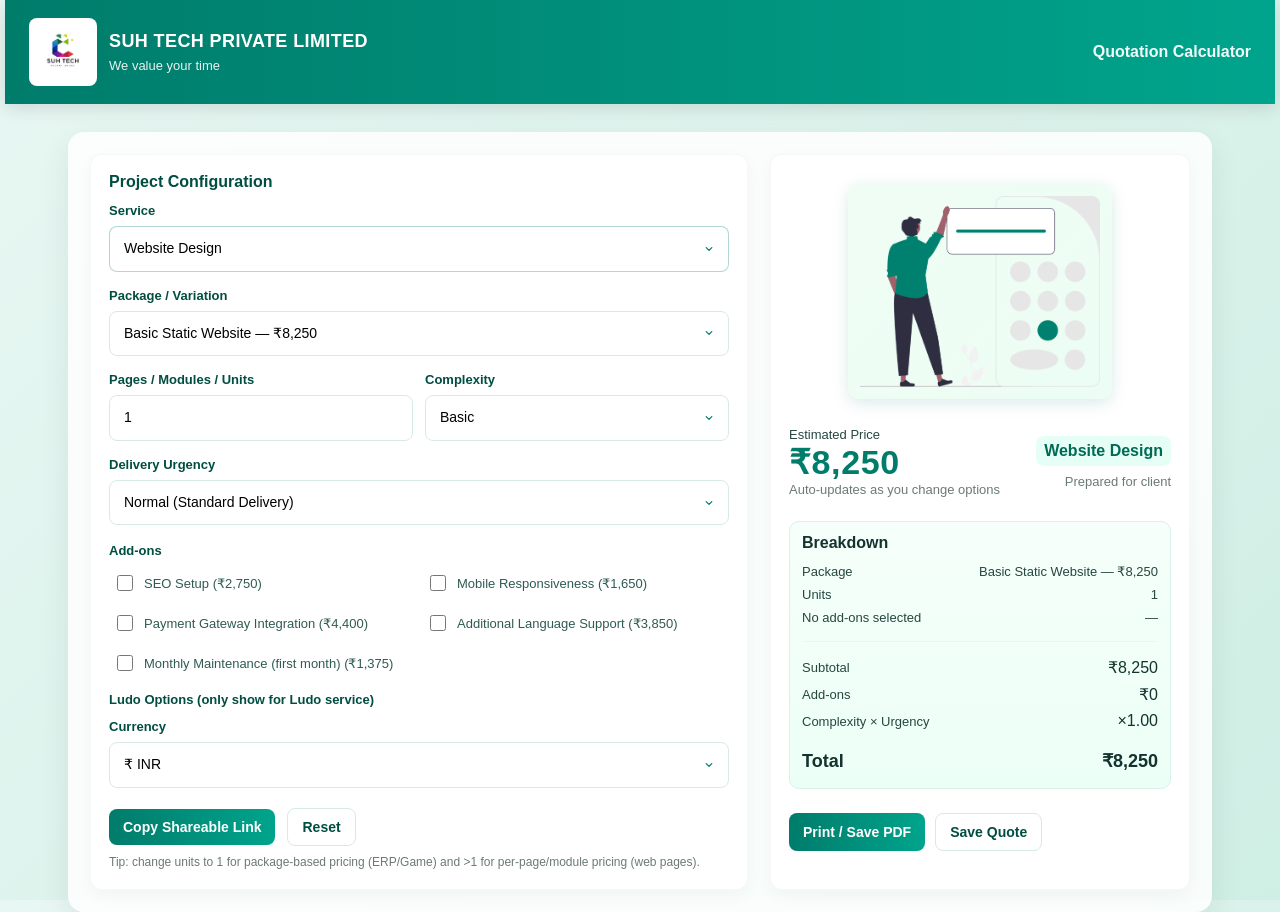
<file: index.html>
<!DOCTYPE html>
<html lang="en">
<head>
<meta charset="utf-8" />
<meta name="viewport" content="width=device-width, initial-scale=1" />
<title>SUH TECH — Quotation Calculator</title>
<link rel="stylesheet" href="style.css">

</head>
<body>
    <header class="header">
        <div class="brand">
            <img src="logo_Suh.jpg" alt="SUH TECH Logo" />
            <div>
                <h1>SUH TECH PRIVATE LIMITED</h1>
                <p style="opacity:0.9;margin-top:6px;font-size:13px">We value your time</p>
            </div>
        </div>
        <div style="margin-left:auto;color:rgba(255,255,255,0.95);font-weight:600">Quotation Calculator</div>
    </header>

    <main class="container" role="main">
        <section class="panel left">
            <div class="section-title"><h2>Project Configuration</h2></div>

            <!-- REMOVED DISCOUNT BANNER -->
            <!-- <div class="discount-banner">
                🎉 Special Discount: ₹50,000+ → 8% OFF | ₹1,00,000+ → 12% OFF | ₹2,00,000+ → 15% OFF
            </div> -->

            <label for="service">Service</label>
            <select id="service" onchange="onServiceChange()"></select>

            <label for="variation">Package / Variation</label>
            <select id="variation" onchange="recalculate()"></select>

            <div class="two">
                <div>
                    <label for="units">Pages / Modules / Units</label>
                    <input id="units" type="number" min="0" value="1" oninput="recalculate()" />
                </div>
                <div>
                    <label for="complexity">Complexity</label>
                    <select id="complexity" onchange="recalculate()">
                        <option value="1">Basic</option>
                        <option value="1.25">Standard (+25%)</option>
                        <option value="1.5">Complex (+50%)</option>
                        <option value="2">Enterprise (+100%)</option>
                    </select>
                </div>
            </div>

            <label for="urgency">Delivery Urgency</label>
            <select id="urgency" onchange="recalculate()">
                <option value="1">Normal (Standard Delivery)</option>
                <option value="1.15">Fast (+15%)</option>
                <option value="1.35">Express (+35%)</option>
            </select>

            <label style="margin-top:12px">Add-ons</label>
            <div id="addons" class="addons-list"></div>

            <label style="margin-top:12px">Ludo Options (only show for Ludo service)</label>
            <select id="ludoVariant" onchange="recalculate()" style="display:none">
                <option value="0">— select —</option>
            </select>

            <label style="margin-top:12px">Currency</label>
            <select id="currency" onchange="recalculate()">
                <option value="INR">₹ INR</option>
                <option value="USD">$ USD</option>
            </select>

            <div style="margin-top:14px" class="row">
                <button class="btn" onclick="copyShareLink()">Copy Shareable Link</button>
                <button class="btn secondary" onclick="resetAll()">Reset</button>
            </div>

            <div class="footer-note">Tip: change units to 1 for package-based pricing (ERP/Game) and >1 for per-page/module pricing (web pages).</div>
        </section>

        <aside class="panel right">
            <div class="result-card">
                <img class="img" src="calculator PNG.png" alt="Calculator image" width="100px">
                <div class="spaced">
                    <div>
                        <div class="small">Estimated Price</div>
                        <div id="price" class="big-price">₹0</div>
                        <div class="muted" id="price-note">Auto-updates as you change options</div>
                    </div>
                    <div style="text-align:right">
                        <div class="badge" id="service-badge">Website</div>
                        <div style="height:8px"></div>
                        <div class="muted">Prepared for client</div>
                    </div>
                </div>

                <div class="breakdown" style="margin-top:12px">
                    <div style="font-weight:700;margin-bottom:8px">Breakdown</div>
                    <div id="break-list"></div>
                    <hr style="border:none;border-top:1px solid #e6f8f1;margin:12px 0" />
                    <div class="summary-line"><div class="small">Subtotal</div><div id="sub-total">₹0</div></div>
                    <div class="summary-line"><div class="small">Add-ons</div><div id="addons-total">₹0</div></div>
                    <div class="summary-line"><div class="small">Complexity × Urgency</div><div id="mult-total">×1.00</div></div>

                    <!-- REMOVED DISCOUNT SECTION -->
                    <!-- <div id="discount-section" class="summary-line">
                        <div class="small">Discount Applied</div>
                        <div id="discount-amount">₹0</div>
                    </div> -->

                    <div style="height:12px"></div>
                    <div class="summary-line" style="font-size:18px;font-weight:800"><div>Total</div><div id="grand-total">₹0</div></div>
                </div>

                <div style="display:flex;gap:10px;margin-top:12px">
                    <button class="btn" onclick="downloadPDF()">Print / Save PDF</button>
                    <button class="btn secondary" onclick="saveQuote()">Save Quote</button>
                </div>
                <div class="notes" id="saved-note" style="display:none;margin-top:10px">Quote saved to localStorage.</div>
            </div>
        </aside>
    </main>

<script src="script.js"></script>
</body>
</html>
</file>
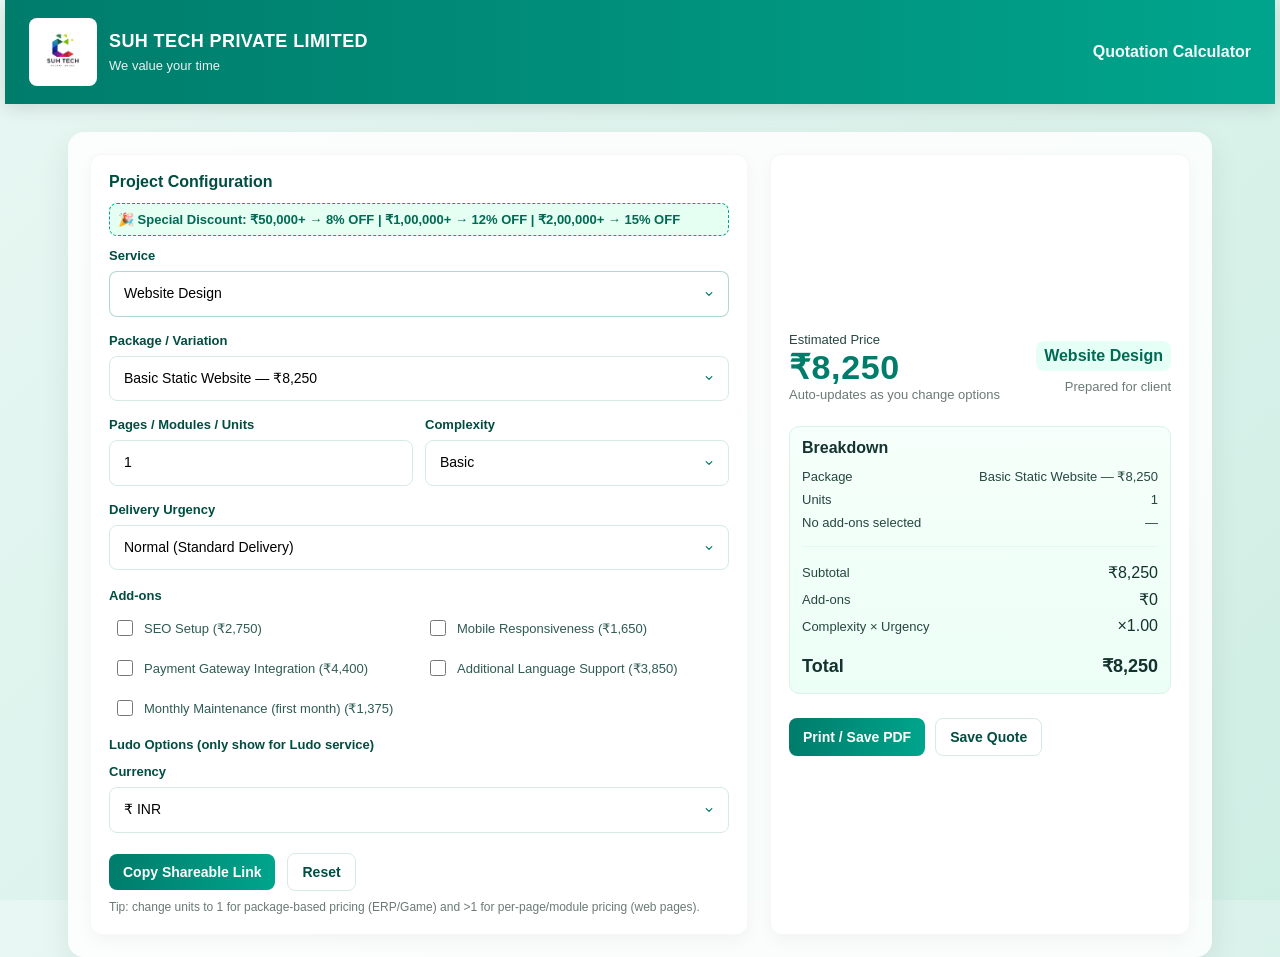
<file: quotation.html>
<!DOCTYPE html>
<html lang="en">
<head>
<meta charset="utf-8" />
<meta name="viewport" content="width=device-width, initial-scale=1" />
<title>SUH TECH — Quotation Calculator</title>
<link rel="stylesheet" href="style.css">
<style>
    .discount-banner {
        background: #e6fff3;
        border: 1px dashed #00a48c;
        padding: 8px;
        margin-top: 10px;
        margin-bottom: 12px;
        border-radius: 8px;
        font-size: 13px;
        font-weight: 600;
        color: #006a54;
    }
    #discount-section {
        display: none;
        color: green;
        font-weight: 700;
    }
</style>
</head>
<body>
    <header class="header">
        <div class="brand">
            <img src="logo_Suh.jpg" alt="SUH TECH Logo" />
            <div>
                <h1>SUH TECH PRIVATE LIMITED</h1>
                <p style="opacity:0.9;margin-top:6px;font-size:13px">We value your time</p>
            </div>
        </div>
        <div style="margin-left:auto;color:rgba(255,255,255,0.95);font-weight:600">Quotation Calculator</div>
    </header>

    <main class="container" role="main">
        <section class="panel left">
            <div class="section-title"><h2>Project Configuration</h2></div>

            <!-- Discount banner -->
            <div class="discount-banner">
                🎉 Special Discount: ₹50,000+ → 8% OFF | ₹1,00,000+ → 12% OFF | ₹2,00,000+ → 15% OFF
            </div>

            <label for="service">Service</label>
            <select id="service" onchange="onServiceChange()"></select>

            <label for="variation">Package / Variation</label>
            <select id="variation" onchange="recalculate()"></select>

            <div class="two">
                <div>
                    <label for="units">Pages / Modules / Units</label>
                    <input id="units" type="number" min="0" value="1" oninput="recalculate()" />
                </div>
                <div>
                    <label for="complexity">Complexity</label>
                    <select id="complexity" onchange="recalculate()">
                        <option value="1">Basic</option>
                        <option value="1.25">Standard (+25%)</option>
                        <option value="1.5">Complex (+50%)</option>
                        <option value="2">Enterprise (+100%)</option>
                    </select>
                </div>
            </div>

            <label for="urgency">Delivery Urgency</label>
            <select id="urgency" onchange="recalculate()">
                <option value="1">Normal (Standard Delivery)</option>
                <option value="1.15">Fast (+15%)</option>
                <option value="1.35">Express (+35%)</option>
            </select>

            <label style="margin-top:12px">Add-ons</label>
            <div id="addons" class="addons-list"></div>

            <label style="margin-top:12px">Ludo Options (only show for Ludo service)</label>
            <select id="ludoVariant" onchange="recalculate()" style="display:none">
                <option value="0">— select —</option>
            </select>

            <label style="margin-top:12px">Currency</label>
            <select id="currency" onchange="recalculate()">
                <option value="INR">₹ INR</option>
                <option value="USD">$ USD</option>
            </select>

            <div style="margin-top:14px" class="row">
                <button class="btn" onclick="copyShareLink()">Copy Shareable Link</button>
                <button class="btn secondary" onclick="resetAll()">Reset</button>
            </div>

            <div class="footer-note">Tip: change units to 1 for package-based pricing (ERP/Game) and >1 for per-page/module pricing (web pages).</div>
        </section>

        <aside class="panel right">
            <div class="result-card">
                <div class="spaced">
                    <div>
                        <div class="small">Estimated Price</div>
                        <div id="price" class="big-price">₹0</div>
                        <div class="muted" id="price-note">Auto-updates as you change options</div>
                    </div>
                    <div style="text-align:right">
                        <div class="badge" id="service-badge">Website</div>
                        <div style="height:8px"></div>
                        <div class="muted">Prepared for client</div>
                    </div>
                </div>

                <div class="breakdown" style="margin-top:12px">
                    <div style="font-weight:700;margin-bottom:8px">Breakdown</div>
                    <div id="break-list"></div>
                    <hr style="border:none;border-top:1px solid #e6f8f1;margin:12px 0" />
                    <div class="summary-line"><div class="small">Subtotal</div><div id="sub-total">₹0</div></div>
                    <div class="summary-line"><div class="small">Add-ons</div><div id="addons-total">₹0</div></div>
                    <div class="summary-line"><div class="small">Complexity × Urgency</div><div id="mult-total">×1.00</div></div>

                    <!-- Discount display section -->
                    <div id="discount-section" class="summary-line">
                        <div class="small">Discount Applied</div>
                        <div id="discount-amount">₹0</div>
                    </div>

                    <div style="height:12px"></div>
                    <div class="summary-line" style="font-size:18px;font-weight:800"><div>Total</div><div id="grand-total">₹0</div></div>
                </div>

                <div style="display:flex;gap:10px;margin-top:12px">
                    <button class="btn" onclick="downloadPDF()">Print / Save PDF</button>
                    <button class="btn secondary" onclick="saveQuote()">Save Quote</button>
                </div>
                <div class="notes" id="saved-note" style="display:none;margin-top:10px">Quote saved to localStorage.</div>
            </div>
        </aside>
    </main>

<script src="script.js"></script>
</body>
</html>
</file>
<file: style.css>
:root {
    --green-1:#007c6b;
    --green-2:#00a48c;
    --bg-1:linear-gradient(135deg,#e8f7f3,#cfeee4);
    --card:#ffffff;
    --muted:#6b7a75;
    --glass: rgba(255,255,255,0.85);
    --radius:12px;
    --shadow: 0 10px 30px rgba(11,40,34,0.08);
    --accent:#004d41;
    font-family: "Segoe UI", Roboto, Arial, sans-serif;
}

html,body {
    height:100%;
    margin:0;
    background:var(--bg-1);
    color:#14332f;
}

.header {
    background: linear-gradient(90deg,var(--green-1),var(--green-2));
    padding:18px 24px;
    color:#fff;
    display:flex;
    gap:16px;
    margin-left: 5px;
    margin-right: 5px;
    align-items:center;
    box-shadow:0 4px 18px rgba(0,0,0,0.12);
}

.brand {
    display:flex;
    gap:12px;
    align-items:center;
}

.brand img {
    height:56px;
    width:auto;
    border-radius:8px;
    background:#fff;
    padding:6px;
}

.brand h1 {
    font-size:18px;
    margin:0;
    letter-spacing:0.4px;
}

.brand p {
    margin:0;
    font-size:13px;
    opacity:0.95;
}

.container {
    max-width:1100px;
    margin:28px auto;
    padding:22px;
    background:var(--glass);
    border-radius:16px;
    box-shadow:var(--shadow);
    display:grid;
    grid-template-columns: 1fr 420px;
    gap:22px;
}

@media (max-width:1000px) {
    .container {grid-template-columns:1fr}
    .right {order:2}
}

.panel {
    background:var(--card);
    border-radius:var(--radius);
    padding:18px;
    box-shadow: 0 6px 18px rgba(6,30,26,0.04);
    border: 1px solid rgba(0,0,0,0.03);
}

/* REMOVED DISCOUNT BANNER STYLES */
/* .discount-banner {
    background: #e6fff3;
    border: 1px dashed #00a48c;
    padding: 8px;
    margin-top: 10px;
    margin-bottom: 12px;
    border-radius: 8px;
    font-size: 13px;
    font-weight: 600;
    color: #006a54;
} */

/* REMOVED DISCOUNT SECTION STYLES */
/* #discount-section {
    display: none;
    color: green;
    font-weight: 700;
} */

.section-title {
    display:flex;
    align-items:center;
    gap:10px;
    margin-bottom:12px;
}

.section-title h2 {
    margin:0;
    font-size:16px;
    color:var(--accent);
}

label {
    display:block;
    margin-top:10px;
    color:var(--accent);
    font-weight:600;
    font-size:13px;
    margin-bottom: 4px;
}

/* Refined dropdown and input styling */
select, input[type="number"] {
    width: 100%;
    padding: 12px 14px;
    border-radius: 8px;
    border: 1px solid #d6ebe3;
    font-size: 14px;
    line-height: 1.4;
    box-sizing: border-box;
    margin-top: 4px;
    margin-bottom: 6px;
    background-color: #fff;
    min-height: 42px;
    transition: border-color 0.2s ease, box-shadow 0.2s ease;
}

/* Custom dropdown arrow with better positioning */
select {
    appearance: none;
    background-image: url("data:image/svg+xml,%3csvg xmlns='http://www.w3.org/2000/svg' fill='none' viewBox='0 0 20 20'%3e%3cpath stroke='%23007c6b' stroke-linecap='round' stroke-linejoin='round' stroke-width='1.8' d='M6 8l4 4 4-4'/%3e%3c/svg%3e");
    background-position: right 12px center;
    background-repeat: no-repeat;
    background-size: 14px;
    padding-right: 38px;
    cursor: pointer;
}

/* Subtle focus and hover states */
select:focus, input[type="number"]:focus {
    outline: none;
    border-color: var(--green-2);
    box-shadow: 0 0 0 2px rgba(0, 164, 140, 0.1);
}

select:hover, input[type="number"]:hover {
    border-color: var(--green-1);
}

/* Better option spacing where supported */
select option {
    padding: 8px 12px;
    line-height: 1.5;
    font-size: 14px;
    background-color: white;
    color: #14332f;
}

select option:hover {
    background-color: #f8fffe;
}

select option:checked {
    background-color: var(--green-1);
    color: white;
}

.flex {display:flex;gap:12px;align-items:center}
.two {display:grid;grid-template-columns:1fr 1fr;gap:12px;margin-bottom:8px}

/* Cleaner addon styling */
.addons-list {
    display: grid;
    grid-template-columns: 1fr 1fr;
    gap: 6px;
    margin-top: 8px;
}

.addons-list label {
    font-weight: 500;
    color: #2f5b53;
    display: flex;
    align-items: center;
    gap: 8px;
    padding: 6px 4px;
    margin-top: 0;
    margin-bottom: 0;
    cursor: pointer;
    border-radius: 4px;
    transition: background-color 0.15s ease;
}

.addons-list label:hover {
    background-color: rgba(0, 164, 140, 0.05);
}

/* Calculator image styling */
.result-card .img {
    align-self: center;
    width: 240px;
    height: auto;
    margin-bottom: 16px;
    margin-top: -8px;
    border-radius: 12px;
    box-shadow: 0 4px 16px rgba(0, 124, 107, 0.15);
    transition: transform 0.2s ease, box-shadow 0.2s ease;
    background: linear-gradient(135deg, #f0fdf4, #ecfdf5);
    padding: 12px;
}

.result-card .img:hover {
    transform: scale(1.05);
    box-shadow: 0 6px 20px rgba(0, 124, 107, 0.2);
}

/* Responsive image sizing */
@media (max-width: 768px) {
    .result-card .img {
        width: 150px;
        margin-bottom: 12px;
        margin-top: -6px;
        padding: 8px;
    }
}

@media (max-width: 480px) {
    .result-card .img {
        width: 120px;
        margin-bottom: 10px;
        margin-top: -4px;
        padding: 6px;
    }
}

.result-card {
    display: flex;
    flex-direction: column;
    gap: 12px;
    align-items: stretch;
    justify-content: center;
    height: 100%;
}
.big-price {font-size:34px;color:var(--green-1);font-weight:800;letter-spacing:0.6px}
.muted {color:var(--muted);font-size:13px}
.breakdown {background:linear-gradient(180deg,#f6fffb,#ecfff6);padding:12px;border-radius:10px;border:1px solid #d8f2e8}

.btn {
    background:linear-gradient(90deg,var(--green-1),var(--green-2));
    color:#fff;
    padding:10px 14px;
    border-radius:8px;
    border:none;
    font-weight:700;
    cursor:pointer;
    font-size: 14px;
    transition: transform 0.15s ease;
}

.btn:hover {
    transform: translateY(-1px);
}

.btn.secondary {
    background:#fff;
    border:1px solid #d6ebe3; 
    color:var(--accent);
}

.btn.secondary:hover { 
    background-color: #f0fdf4;
    transform: translateY(-1px);
}

.footer-note {font-size:12px;color:var(--muted);margin-top:8px;line-height:1.4}
.small {font-size:13px;color:#274741}
.row {display:flex;gap:12px;align-items:center}
.spaced {display:flex;justify-content:space-between;align-items:center}
.badge {background:#e6fff6;color:#006a54;padding:6px 8px;border-radius:8px;font-weight:700}

.checkbox-inline {
    display:flex;
    gap:8px;
    align-items:center;
}

input[type="checkbox"] {
    width: 16px;
    height: 16px;
    accent-color: var(--green-1);
    cursor: pointer;
}

.summary-line {display:flex;justify-content:space-between;align-items:center;padding:4px 0}
.notes {font-size:13px;color:#46625a}
.footer-actions {display:flex;gap:12px;justify-content:flex-end;margin-top:8px}

/* Responsive improvements */
@media (max-width: 768px) {
    .two {
        grid-template-columns: 1fr;
        gap: 8px;
    }
    
    .addons-list {
        grid-template-columns: 1fr;
        gap: 4px;
    }
    
    select, input[type="number"] {
        font-size: 16px; /* Prevents zoom on iOS */
        padding: 11px 13px;
        min-height: 44px;
    }
    
    select {
        padding-right: 40px;
        background-position: right 14px center;
    }
}

/* Special styling for service dropdown to make it stand out slightly */
#service {
    border-color: rgba(0, 124, 107, 0.3);
    font-weight: 500;
}

#service:focus {
    border-color: var(--green-1);
}

/* Disabled state */
select:disabled {
    opacity: 0.6;
    cursor: not-allowed;
    background-color: #f9f9f9;
}
</file>
